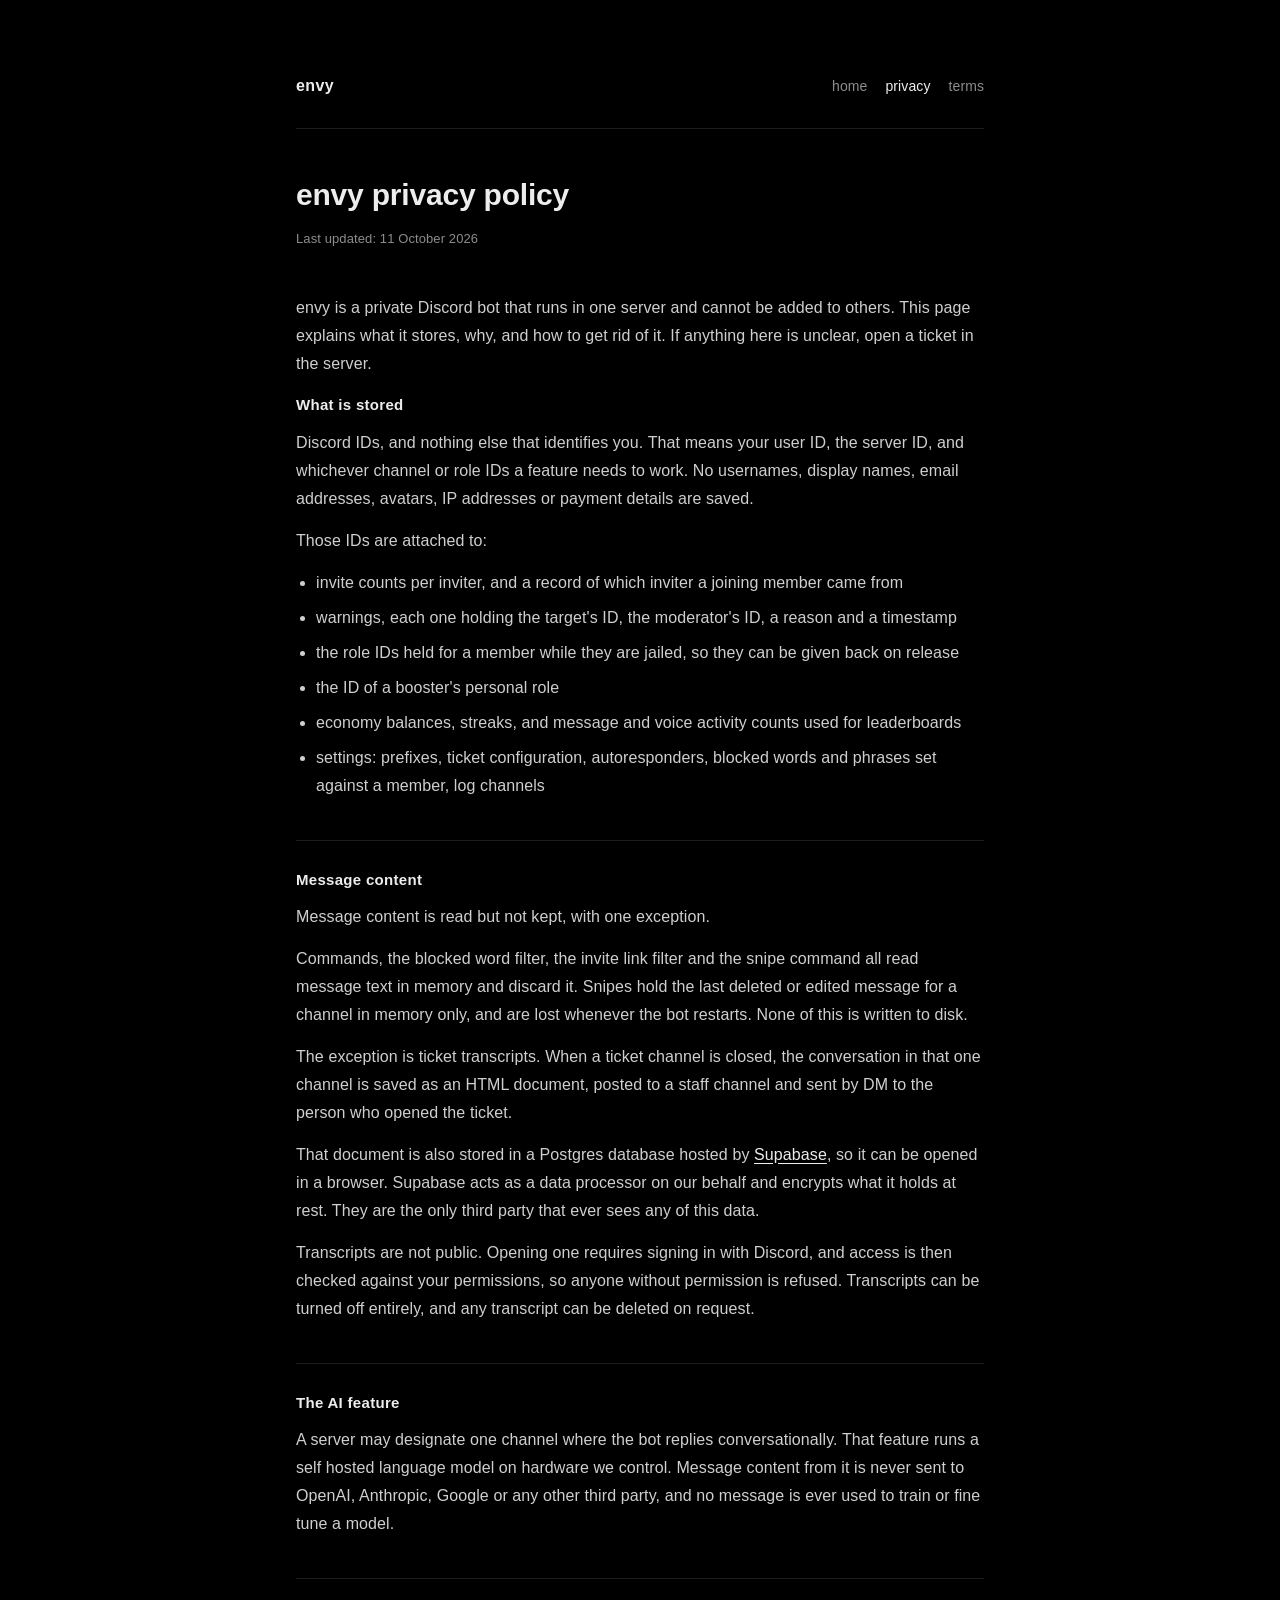
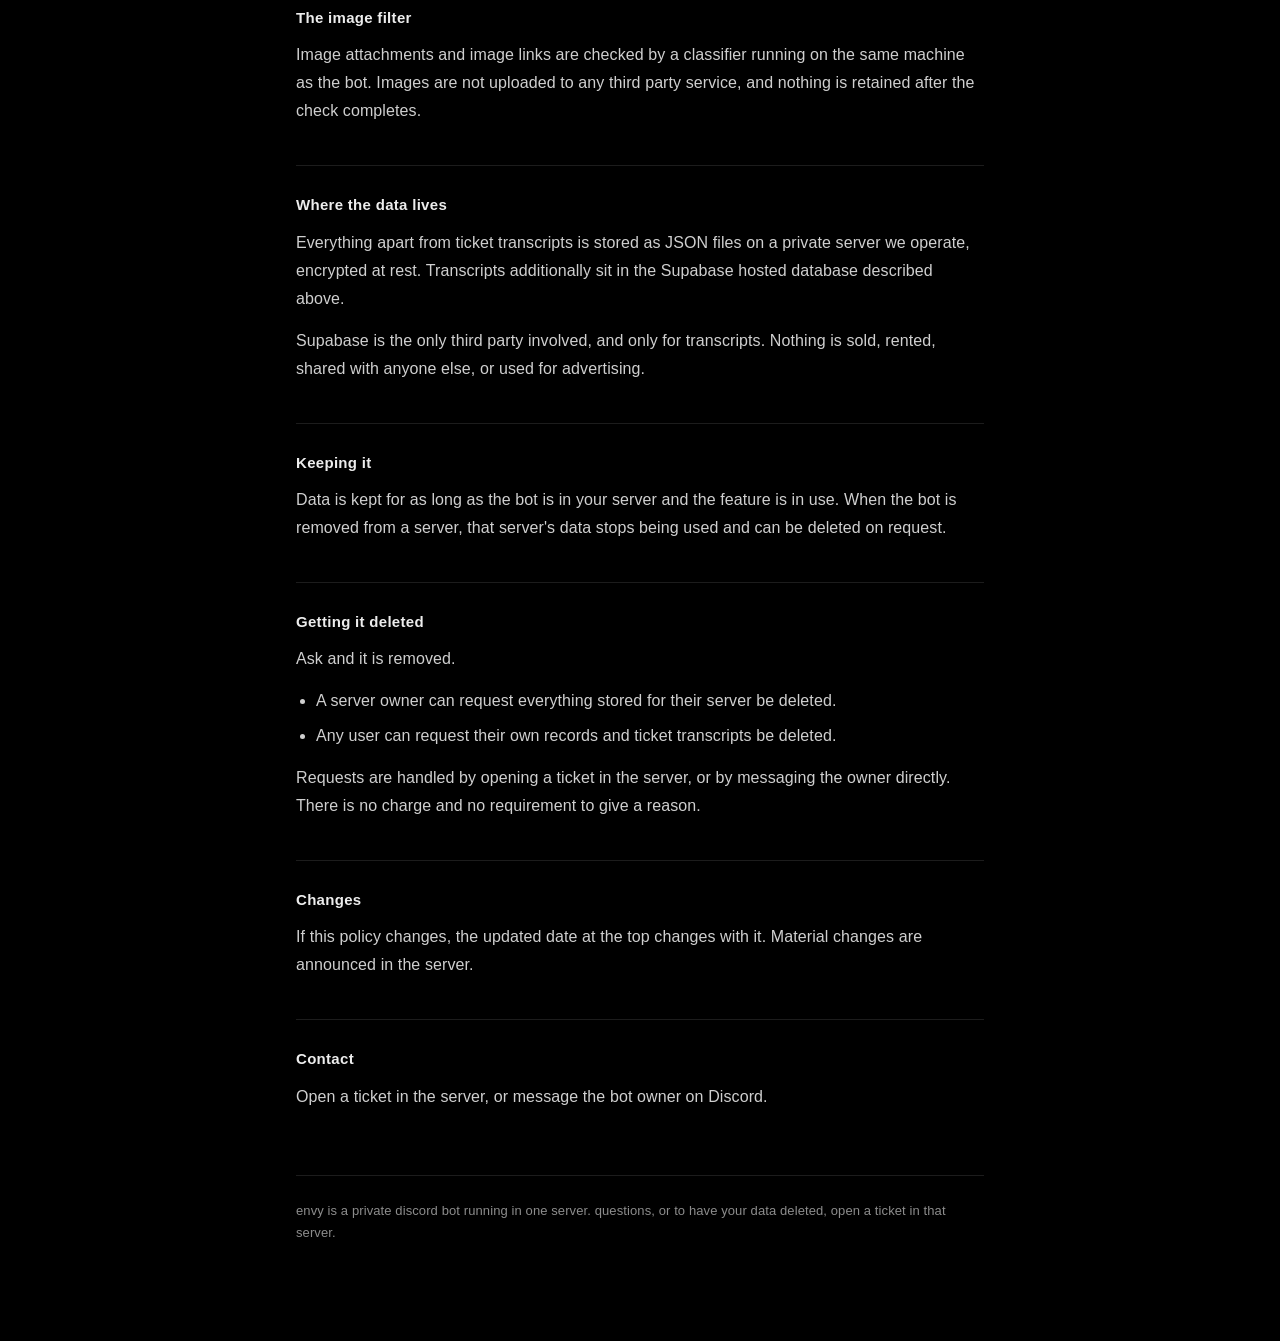
<file: privacy.html>
<!doctype html>
<html lang="en">
<head>
<meta charset="utf-8">
<meta name="viewport" content="width=device-width, initial-scale=1">
<title>envy privacy policy</title>
<meta name="description" content="what the envy discord bot stores about you, and how to have it deleted.">
<link rel="stylesheet" href="style.css">
</head>
<body>
<div class="wrap">
<header class="top">
  <span class="name">envy</span>
  <nav>
    <a href="./">home</a>
    <a href="privacy.html" aria-current="page">privacy</a>
    <a href="terms.html">terms</a>
  </nav>
</header>
<h1>envy privacy policy</h1>
<p class="stamp">Last updated: 11 October 2026</p>
<p>envy is a private Discord bot that runs in one server and cannot be added to others. This page explains what it stores, why, and how to get rid of it. If anything here is unclear, open a ticket in the server.</p>
<h2>What is stored</h2>
<p>Discord IDs, and nothing else that identifies you. That means your user ID, the server ID, and whichever channel or role IDs a feature needs to work. No usernames, display names, email addresses, avatars, IP addresses or payment details are saved.</p>
<p>Those IDs are attached to:</p>
<ul><li>invite counts per inviter, and a record of which inviter a joining member came from</li><li>warnings, each one holding the target's ID, the moderator's ID, a reason and a timestamp</li><li>the role IDs held for a member while they are jailed, so they can be given back on release</li><li>the ID of a booster's personal role</li><li>economy balances, streaks, and message and voice activity counts used for leaderboards</li><li>settings: prefixes, ticket configuration, autoresponders, blocked words and phrases set against a member, log channels</li></ul>
<h2>Message content</h2>
<p>Message content is read but not kept, with one exception.</p>
<p>Commands, the blocked word filter, the invite link filter and the snipe command all read message text in memory and discard it. Snipes hold the last deleted or edited message for a channel in memory only, and are lost whenever the bot restarts. None of this is written to disk.</p>
<p>The exception is ticket transcripts. When a ticket channel is closed, the conversation in that one channel is saved as an HTML document, posted to a staff channel and sent by DM to the person who opened the ticket.</p>
<p>That document is also stored in a Postgres database hosted by <a href="https://supabase.com">Supabase</a>, so it can be opened in a browser. Supabase acts as a data processor on our behalf and encrypts what it holds at rest. They are the only third party that ever sees any of this data.</p>
<p>Transcripts are not public. Opening one requires signing in with Discord, and access is then checked against your permissions, so anyone without permission is refused. Transcripts can be turned off entirely, and any transcript can be deleted on request.</p>
<h2>The AI feature</h2>
<p>A server may designate one channel where the bot replies conversationally. That feature runs a self hosted language model on hardware we control. Message content from it is never sent to OpenAI, Anthropic, Google or any other third party, and no message is ever used to train or fine tune a model.</p>
<h2>The image filter</h2>
<p>Image attachments and image links are checked by a classifier running on the same machine as the bot. Images are not uploaded to any third party service, and nothing is retained after the check completes.</p>
<h2>Where the data lives</h2>
<p>Everything apart from ticket transcripts is stored as JSON files on a private server we operate, encrypted at rest. Transcripts additionally sit in the Supabase hosted database described above.</p>
<p>Supabase is the only third party involved, and only for transcripts. Nothing is sold, rented, shared with anyone else, or used for advertising.</p>
<h2>Keeping it</h2>
<p>Data is kept for as long as the bot is in your server and the feature is in use. When the bot is removed from a server, that server's data stops being used and can be deleted on request.</p>
<h2>Getting it deleted</h2>
<p>Ask and it is removed.</p>
<ul><li>A server owner can request everything stored for their server be deleted.</li><li>Any user can request their own records and ticket transcripts be deleted.</li></ul>
<p>Requests are handled by opening a ticket in the server, or by messaging the owner directly. There is no charge and no requirement to give a reason.</p>
<h2>Changes</h2>
<p>If this policy changes, the updated date at the top changes with it. Material changes are announced in the server.</p>
<h2>Contact</h2>
<p>Open a ticket in the server, or message the bot owner on Discord.</p>
<footer>
  envy is a private discord bot running in one server. questions, or to have your data deleted, open a ticket in that server.
</footer>
</div>
</body>
</html>
</file>
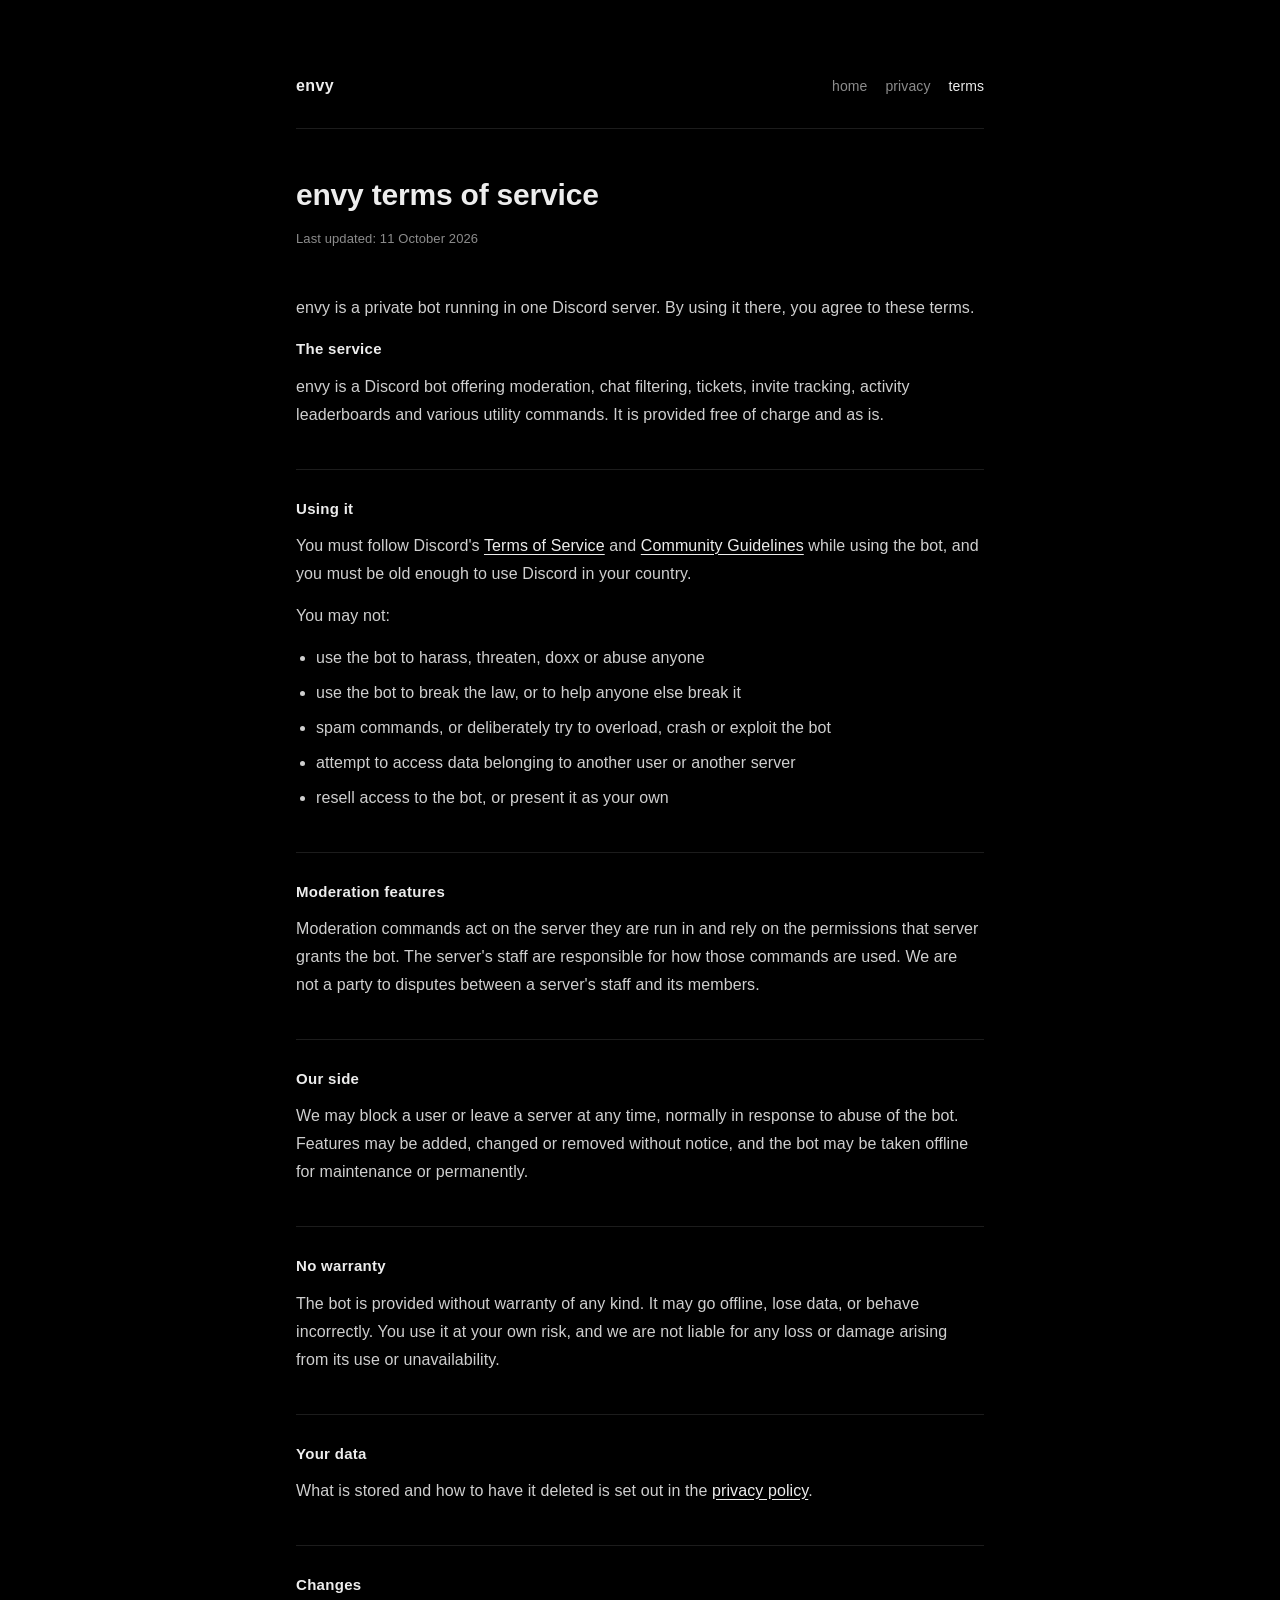
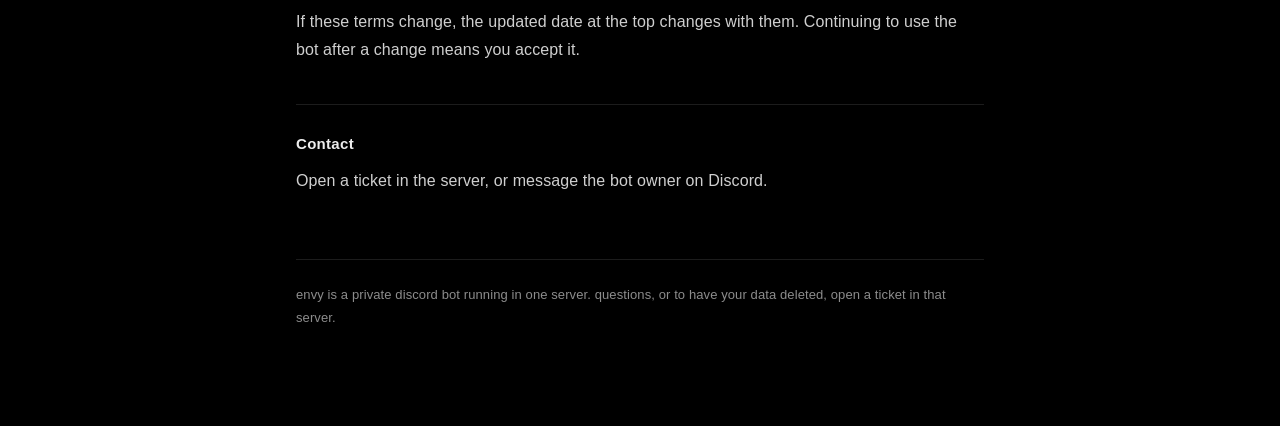
<file: terms.html>
<!doctype html>
<html lang="en">
<head>
<meta charset="utf-8">
<meta name="viewport" content="width=device-width, initial-scale=1">
<title>envy terms of service</title>
<meta name="description" content="the rules for using the envy discord bot.">
<link rel="stylesheet" href="style.css">
</head>
<body>
<div class="wrap">
<header class="top">
  <span class="name">envy</span>
  <nav>
    <a href="./">home</a>
    <a href="privacy.html">privacy</a>
    <a href="terms.html" aria-current="page">terms</a>
  </nav>
</header>
<h1>envy terms of service</h1>
<p class="stamp">Last updated: 11 October 2026</p>
<p>envy is a private bot running in one Discord server. By using it there, you agree to these terms.</p>
<h2>The service</h2>
<p>envy is a Discord bot offering moderation, chat filtering, tickets, invite tracking, activity leaderboards and various utility commands. It is provided free of charge and as is.</p>
<h2>Using it</h2>
<p>You must follow Discord's <a href="https://discord.com/terms">Terms of Service</a> and <a href="https://discord.com/guidelines">Community Guidelines</a> while using the bot, and you must be old enough to use Discord in your country.</p>
<p>You may not:</p>
<ul><li>use the bot to harass, threaten, doxx or abuse anyone</li><li>use the bot to break the law, or to help anyone else break it</li><li>spam commands, or deliberately try to overload, crash or exploit the bot</li><li>attempt to access data belonging to another user or another server</li><li>resell access to the bot, or present it as your own</li></ul>
<h2>Moderation features</h2>
<p>Moderation commands act on the server they are run in and rely on the permissions that server grants the bot. The server's staff are responsible for how those commands are used. We are not a party to disputes between a server's staff and its members.</p>
<h2>Our side</h2>
<p>We may block a user or leave a server at any time, normally in response to abuse of the bot. Features may be added, changed or removed without notice, and the bot may be taken offline for maintenance or permanently.</p>
<h2>No warranty</h2>
<p>The bot is provided without warranty of any kind. It may go offline, lose data, or behave incorrectly. You use it at your own risk, and we are not liable for any loss or damage arising from its use or unavailability.</p>
<h2>Your data</h2>
<p>What is stored and how to have it deleted is set out in the <a href="privacy.html">privacy policy</a>.</p>
<h2>Changes</h2>
<p>If these terms change, the updated date at the top changes with them. Continuing to use the bot after a change means you accept it.</p>
<h2>Contact</h2>
<p>Open a ticket in the server, or message the bot owner on Discord.</p>
<footer>
  envy is a private discord bot running in one server. questions, or to have your data deleted, open a ticket in that server.
</footer>
</div>
</body>
</html>
</file>
<file: style.css>
:root {
  --bg: #000000;
  --card: #0b0b0b;
  --line: #1c1c1c;
  --ink: #ededed;
  --dim: #8c8c8c;
}

* { box-sizing: border-box; }

html { -webkit-text-size-adjust: 100%; }

body {
  margin: 0;
  background: var(--bg);
  color: var(--ink);
  font: 16px/1.75 ui-sans-serif, -apple-system, "Segoe UI", Inter, Roboto, sans-serif;
  letter-spacing: .1px;
}

.wrap {
  max-width: 720px;
  margin: 0 auto;
  padding: 72px 16px 96px;
}

a { color: var(--ink); text-underline-offset: 3px; }
a:hover { color: #fff; }

.top {
  display: flex;
  gap: 18px;
  align-items: baseline;
  padding-bottom: 28px;
  margin-bottom: 40px;
  border-bottom: 1px solid var(--line);
}

.top .name { font-weight: 600; letter-spacing: .4px; }
.top nav { margin-left: auto; display: flex; gap: 18px; }
.top nav a { color: var(--dim); text-decoration: none; font-size: 14px; }
.top nav a:hover, .top nav a[aria-current] { color: var(--ink); }

h1 { font-size: 30px; font-weight: 600; margin: 0 0 6px; letter-spacing: -.2px; }

.stamp { color: var(--dim); font-size: 13px; margin: 0 0 44px; }

h2 {
  font-size: 15px;
  font-weight: 600;
  margin: 40px 0 10px;
  padding-top: 26px;
  border-top: 1px solid var(--line);
  letter-spacing: .3px;
}

h2:first-of-type { border-top: 0; padding-top: 0; margin-top: 0; }

p { margin: 0 0 14px; color: #cfcfcf; }

ul { margin: 0 0 14px; padding-left: 20px; color: #cfcfcf; }
li { margin-bottom: 7px; }

code {
  background: var(--card);
  border: 1px solid var(--line);
  border-radius: 5px;
  padding: 1px 6px;
  font-size: 13.5px;
}

.cards { display: grid; gap: 14px; margin: 36px 0 0; }

.card {
  display: block;
  background: var(--card);
  border: 1px solid var(--line);
  border-radius: 12px;
  padding: 20px 22px;
  text-decoration: none;
}

.card:hover { border-color: #2e2e2e; }
.card b { display: block; font-weight: 600; margin-bottom: 4px; }
.card span { color: var(--dim); font-size: 14px; }

footer {
  margin-top: 64px;
  padding-top: 24px;
  border-top: 1px solid var(--line);
  color: var(--dim);
  font-size: 13px;
}

@media (max-width: 520px) {
  .wrap { padding: 48px 16px 72px; }
  h1 { font-size: 25px; }
  .top { flex-wrap: wrap; gap: 10px; }
  .top nav { margin-left: 0; width: 100%; }
}
</file>
